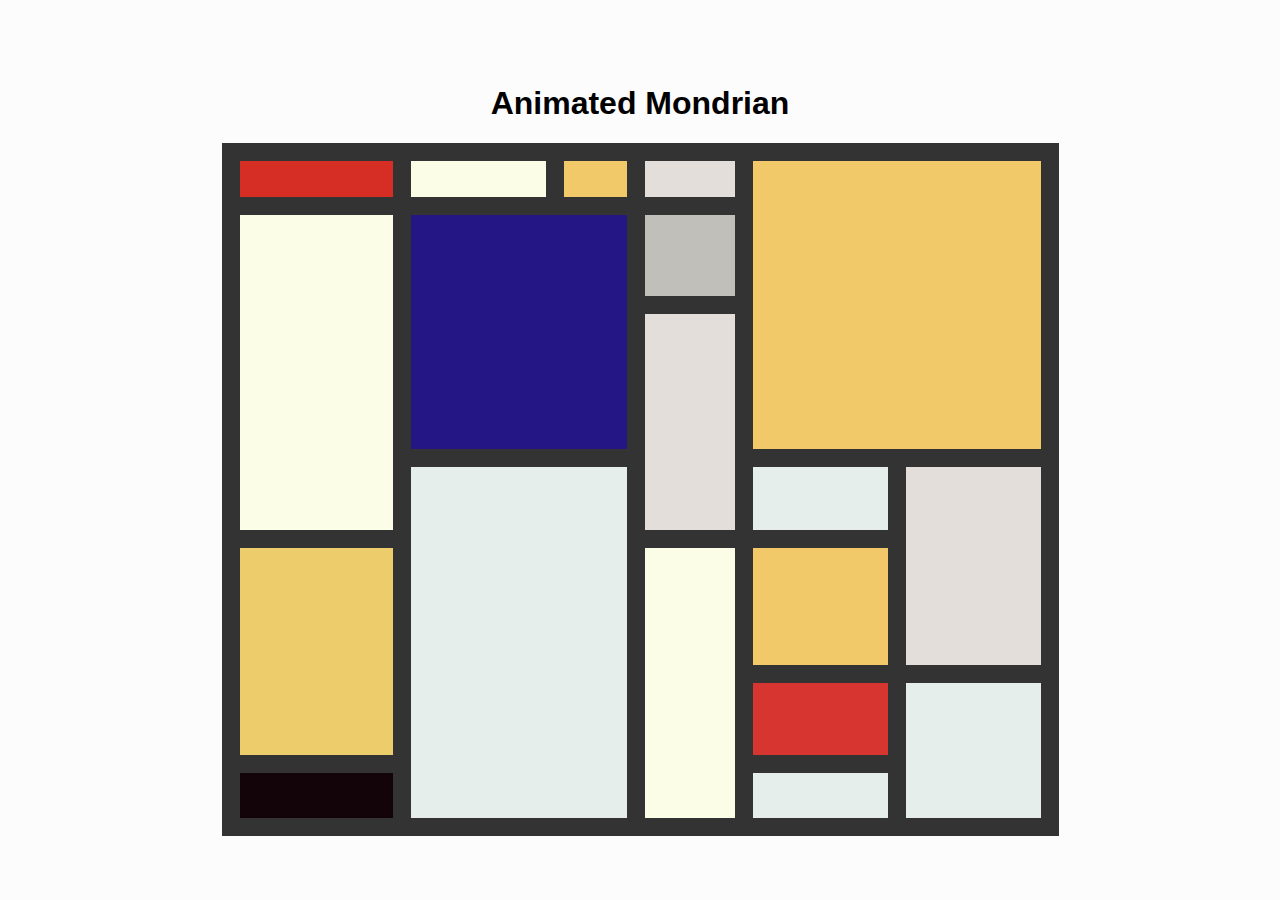
<file: mondrian.html>
<!DOCTYPE html>
<html lang="en">
  <head>
    <meta charset="UTF-8" />
    <meta name="viewport" content="width=device-width, initial-scale=1.0" />
    <title>Document</title>
    <style>
      @keyframes animate-columns {
        0% {
          grid-template-columns: 17vmin 8vmin 5vmin 7vmin 10vmin 15vmin 15vmin;
          grid-template-rows: 4vmin 9vmin 15vmin 7vmin 13vmin 8vmin 5vmin;
        }
        25% {
          grid-template-columns: 10vmin 8vmin 15vmin 5vmin 7vmin 15vmin 17vmin;
          grid-template-rows: 15vmin 4vmin 7vmin 8vmin 5vmin 13vmin 9vmin;
        }
        50% {
          grid-template-columns: 15vmin 10vmin 17vmin 5vmin 7vmin 15vmin 8vmin;
          grid-template-rows: 4vmin 9vmin 5vmin 13vmin 7vmin 8vmin 15vmin;
        }
        75% {
          grid-template-columns: 8vmin 5vmin 7vmin 15vmin 17vmin 15vmin 10vmin;
          grid-template-rows: 13vmin 4vmin 15vmin 9vmin 5vmin 7vmin 8vmin;
        }
        100% {
          grid-template-columns: 10vmin 8vmin 5vmin 7vmin 15vmin 15vmin 17vmin;
          grid-template-rows: 4vmin 15vmin 9vmin 7vmin 8vmin 5vmin 13vmin;
        }
      }

      .grid {
        display: grid;
        gap: 2vmin;
        padding: 2vmin;
        grid-template-columns: 17vmin 8vmin 5vmin 7vmin 10vmin 15vmin 15vmin;
        grid-template-rows: 4vmin 9vmin 15vmin 7vmin 13vmin 8vmin 5vmin;
        align-items: stretch;
        justify-items: stretch;
        background: #333;

        animation: animate-columns 30s ease-in-out infinite alternate;
      }

      .grid > * {
        width: 100%;
        background: rgb(0 0 0);

        --light1: #e5eeeb;
        --light2: #f2e7d5;
        --light3: #fcfde7;
        --light4: #dfe5d0;
        --light5: #e3ded9;
        --yellow1: #f2c968;
        --yellow2: #edcc6b;
        --red1: #d62d24;
        --red2: #d73630;
        --dark1: #130409;
        --dark2: #0b0205;
        --dark3: #c0bfba;
        --blue: #241785;
      }

      .grid > :nth-child(1n) {
        background: var(--light1);
      }
      .grid > :nth-child(2n) {
        background: var(--light2);
      }
      .grid > :nth-child(3n) {
        background: var(--yellow1);
      }
      .grid > :nth-child(4n) {
        background: var(--light5);
      }

      .grid > :nth-child(1) {
        background: var(--red1);
      }
      .grid > :nth-child(2) {
        grid-column: span 2;
        background: var(--light3);
      }
      .grid > :nth-child(5) {
        grid-column: span 2;
        grid-row: span 3;
        background: var(--yellow1);
      }
      .grid > :nth-child(9),
      .grid > :nth-child(13) {
        grid-row: span 2;
        background: var(--yellow2);
      }
      .grid > :nth-child(7) {
        grid-column: span 3;
        grid-row: span 2;
        background: var(--blue);
      }
      .grid > :nth-child(8) {
        background: var(--dark3);
      }
      .grid > :nth-child(9) {
        background: var(--light5);
      }
      .grid > :nth-child(10) {
        grid-column: span 3;
        grid-row: span 4;
        background: var(--light1);
      }
      .grid > :nth-child(12),
      .grid > :nth-child(17) {
        grid-row: span 2;
      }
      .grid > :nth-child(14),
      .grid > :nth-child(6) {
        grid-row: span 3;
        background: var(--light3);
      }
      .grid > :nth-child(16) {
        background: var(--red2);
      }
      .grid > :nth-child(18) {
        background: var(--dark1);
      }

      html,
      body {
        height: 100%;
        width: 100%;
        margin: 0;
        padding: 0;
        background: #fcfcfc;
      }

      body {
        display: grid;
        place-content: center;
        text-align: center;
        font-family: -apple-system, BlinkMacSystemFont, "Segoe UI", Roboto,
          Helvetica, Arial, sans-serif, "Apple Color Emoji", "Segoe UI Emoji",
          "Segoe UI Symbol";
      }

      .warning {
        display: none;
      }
    </style>
  </head>
  <body>
    <h1>Animated Mondrian</h1>
    <div class="grid">
      <div class="cell"></div>
      <div class="cell"></div>
      <div class="cell"></div>
      <div class="cell"></div>
      <div class="cell"></div>
      <div class="cell"></div>
      <div class="cell"></div>
      <div class="cell"></div>
      <div class="cell"></div>
      <div class="cell"></div>
      <div class="cell"></div>
      <div class="cell"></div>
      <div class="cell"></div>
      <div class="cell"></div>
      <div class="cell"></div>
      <div class="cell"></div>
      <div class="cell"></div>
      <div class="cell"></div>
      <div class="cell"></div>
    </div>
    <div class="warning">
      <p>
        ℹ️ You are using Chrome but need at least version 107 to check this demo
      </p>
    </div>
    <script>
      const showWarningInChromiumWithNoSupport = () => {
        if (!navigator.userAgentData || !navigator.userAgentData.brands) return;

        const chromium = navigator.userAgentData.brands.filter(
          (b) => b.brand == "Chromium"
        );
        if (!chromium) return;

        if (chromium[0].version >= 107) return;
        document.querySelector(".warning").style.display = "block";
      };

      showWarningInChromiumWithNoSupport();
    </script>
  </body>
</html>
</file>
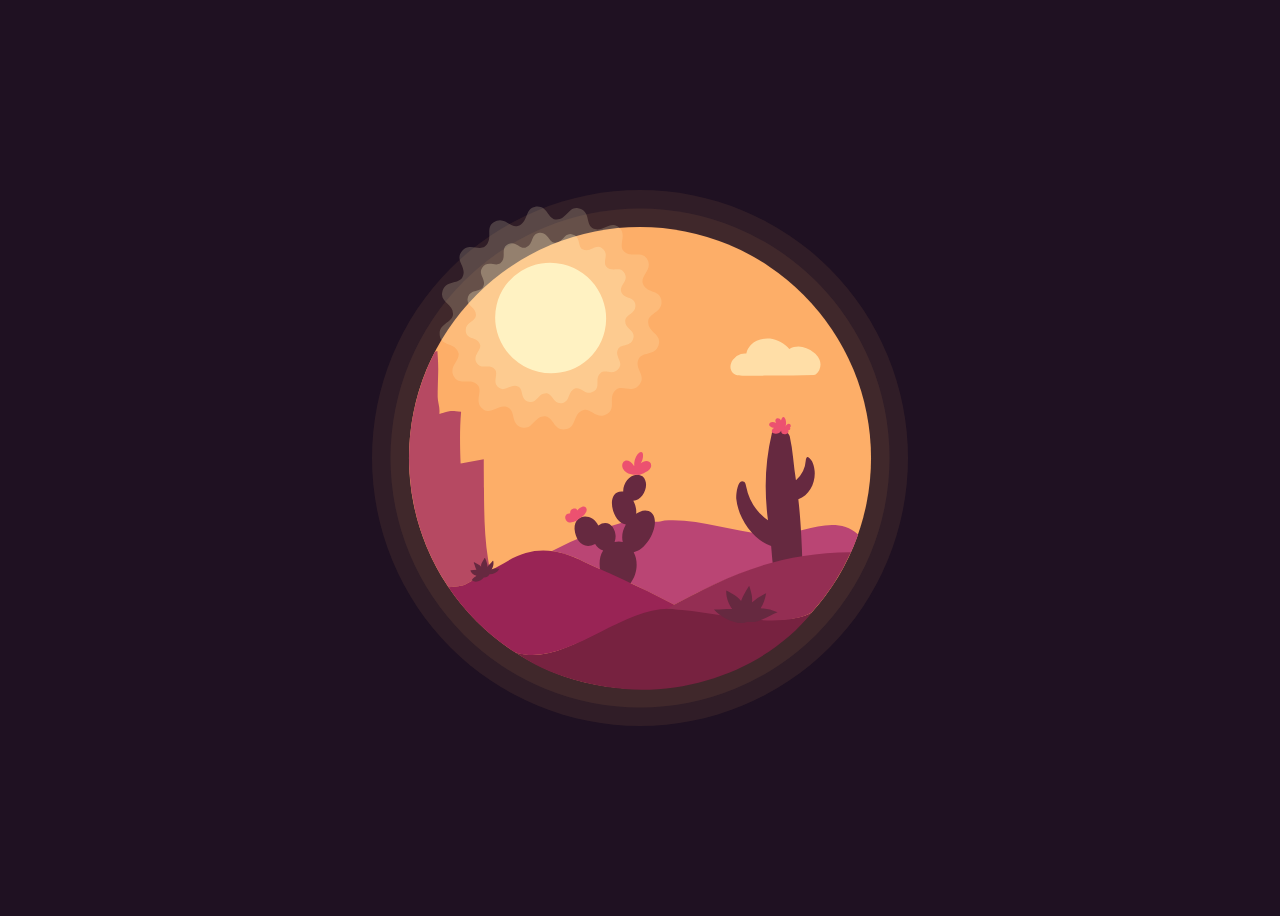
<file: assets/i.html>
<!DOCTYPE html>
<html lang="en">
<head>
    <meta charset="UTF-8">
    <meta name="viewport" content="width=device-width, initial-scale=1.0">
    <title>Document</title>
<link rel="stylesheet" href="./i.css">
</head>
<body>
<div class="container">
	<div class="day-night-transition">
		<svg id="transition-scene" class="transition-scene" viewBox="-40 -40 580 580">
			<defs>
				<clip-path id="clip-path">
					<circle id="mask" class="cls-1" cx="250" cy="250" r="250" />
				</clip-path>
			</defs>
			<g class="rings">
				<circle class="circle-bg shadow-01" cx="250" cy="250" r="270" />
				<circle class="circle-bg shadow-02" cx="250" cy="250" r="290" />
			</g>

			<g id="container" data-name="container">
				<g id="masked" class="svg-mask-transition">
					<circle id="background" data-name="background" class="circle-bg" cx="250" cy="250" r="250" />
					<g id="sky" data-name="sky" class="sky">
						<g id="moonlight" class="moonlight">
							<circle id="shadow-02-2" data-name="shadow-02" class="moon-shadow-02" cx="382.24" cy="444.43" r="113.65" />
							<circle id="shadow-01-2" data-name="shadow-01" class="moon-shadow-01" cx="382.24" cy="444.43" r="87.13" />
							<g id="moon-2" data-name="moon">
								<circle id="moon-bg" class="moon-center" cx="382.24" cy="444.43" r="58.18" />
								<path id="moon-pattern" class="moon-pattern" d="M352.11,413.3a8.43,8.43,0,1,1,8.43,8.37A8.41,8.41,0,0,1,352.11,413.3Zm61.06,70.89a14.69,14.69,0,1,0-15-14.69A14.83,14.83,0,0,0,413.17,484.19Zm-28.92-2.43a6.37,6.37,0,1,0-6.48-6.36A6.42,6.42,0,0,0,384.25,481.76Zm12.89-28.33a4,4,0,1,0-4.18-3.95A4.07,4.07,0,0,0,397.14,453.43Zm24-4.37a1.68,1.68,0,1,0-1.78-1.68A1.73,1.73,0,0,0,421.11,449.06Zm-29.19-37.32a7.09,7.09,0,1,0-7.48-7.07A7.29,7.29,0,0,0,391.92,411.74Zm-49.23,55.59a3.45,3.45,0,1,0-3.52-3.45A3.48,3.48,0,0,0,342.69,467.33Zm8.82-33.5a3.44,3.44,0,1,0-3.46-3.44A3.45,3.45,0,0,0,351.51,433.83Zm14.06.14a4.59,4.59,0,1,0-4.84-4.58A4.72,4.72,0,0,0,365.57,434Z" />
							</g>
						</g>
						<g id="sun" class="sun">
							<path id="shadow-02" class="sun-shadow-02" d="M285.74,98.79c-.47-11.21-15.53-9.05-17-21.47-.39-8.91,14-12.79,8.23-25.57-4.63-10.18-17.74-2.29-23.75-13.19-3.69-8.08,8.19-17.3-2-26.84-8.08-7.6-17.24,4.82-26.88-2.9-6.43-6,1.09-19.18-11.87-24C202.19-19,198.38-4,186.59-7.37c-8.2-3-6.18-18.14-20-17.55-11,.48-8.85,15.87-21,17.38-8.71.41-12.5-14.35-25-8.4-10,4.73-2.25,18.13-12.92,24.27-7.89,3.78-16.92-8.36-26.25,2C74,18.62,86.14,28,78.59,37.83,72.71,44.41,59.82,36.72,55.08,50,51.31,60.51,66,64.4,62.74,76.45c-3,8.39-17.75,6.33-17.17,20.42.47,11.21,15.53,9,17,21.47.39,8.91-14,12.78-8.23,25.57C59,154.09,72.07,146.2,78.08,157.1c3.7,8.07-8.18,17.3,2,26.84,8.08,7.6,17.24-4.82,26.88,2.9,6.43,6-1.09,19.18,11.87,24,10.31,3.85,14.12-11.2,25.91-7.83,8.2,3,6.18,18.14,20,17.54,11-.47,8.85-15.87,21-17.37,8.71-.41,12.5,14.34,25,8.4,10-4.73,2.25-18.13,12.91-24.27,7.9-3.78,16.93,8.36,26.26-2,7.43-8.26-4.72-17.62,2.84-27.47,5.89-6.58,18.77,1.1,23.5-12.14,3.77-10.54-11-14.43-7.66-26.49C271.54,110.82,286.32,112.88,285.74,98.79Z" />
							<path id="shadow-01" class="sun-shadow-01" d="M257.49,98.57c-.36-8.58-11.87-6.93-13-16.43-.3-6.81,10.74-9.77,6.29-19.55-3.54-7.79-13.56-1.75-18.16-10.09-2.82-6.17,6.26-13.23-1.5-20.53-6.19-5.8-13.19,3.69-20.56-2.21-4.92-4.6.83-14.67-9.08-18.37-7.88-3-10.8,8.56-19.82,6C175.39,15.06,176.94,3.5,166.4,4c-8.39.36-6.78,12.13-16.07,13.29-6.67.31-9.57-11-19.13-6.43-7.62,3.62-1.72,13.87-9.88,18.57-6,2.89-12.94-6.4-20.08,1.54-5.68,6.32,3.61,13.48-2.17,21-4.5,5-14.35-.84-18,9.29-2.88,8.06,8.38,11,5.86,20.25-2.27,6.42-13.58,4.84-13.13,15.61.35,8.58,11.87,6.92,13,16.43.3,6.81-10.74,9.77-6.29,19.55,3.53,7.78,13.56,1.75,18.15,10.09,2.83,6.17-6.26,13.23,1.51,20.52,6.19,5.81,13.19-3.69,20.56,2.22,4.92,4.6-.83,14.67,9.08,18.37,7.88,2.95,10.8-8.56,19.82-6,6.27,2.32,4.72,13.88,15.26,13.42,8.39-.36,6.78-12.14,16.07-13.29,6.67-.31,9.56,11,19.13,6.43,7.62-3.62,1.72-13.87,9.88-18.57,6-2.89,12.94,6.4,20.08-1.54,5.68-6.33-3.61-13.48,2.17-21,4.5-5,14.35.85,18-9.28,2.89-8.06-8.37-11-5.85-20.26C246.63,107.76,257.93,109.34,257.49,98.57Z" />
							<ellipse id="sun-bg" class="sun-center" cx="165.72" cy="97.84" rx="60.27" ry="59.57" />
						</g>
						<path id="cloud" data-name="cloud" class="cloud" d="M438.36,136.12c-8.4-6.58-17.92-9-26.78-4-4.51-5.85-13.63-10.68-20.8-11.35a27.4,27.4,0,0,0-14.56,2.41,21,21,0,0,0-9.51,9,18.38,18.38,0,0,0-1.66,4.77,15.76,15.76,0,0,0-5.87.53,16.32,16.32,0,0,0-8.67,6.14c-2.3,3.2-3.49,7.45-2,11.25,2.89,7.56,11.8,5.94,18.34,6,11.53.17,16.05,0,26.59-.07,14.84-.11,28.39.09,44.92-.57,2.24-.09,5-3.73,5.76-5.69C448.39,144.16,440.08,137.57,438.36,136.12Z" />

					</g>
					<g id="desert" data-name="desert" class="desert">
						<path id="mountain" data-name="mountain" class="mountain color-fade-transition" d="M60.87,386.8l26.42-14.43a96,96,0,0,0-1.56-12c-4.2-25.54-4.39-51.56-4.57-77.44-.07-10.56-.22-31.67-.22-31.67L56,256s-1.9-31.39.42-56.17c-8.94-.46-8.76-1.63-18.27.84-2,.52-5.44,1.93-5.34,1.38,1.12-6.19-1.8-12.76-1.74-18.24.28-26.39,1.36-28.68-.32-49.52L28,135A250.23,250.23,0,0,0,42.74,389.82C50.07,389.31,58.17,388.28,60.87,386.8Z" />
						<path id="sand-04" class="sand-04 color-fade-transition" d="M397,333.22c-40.4-.62-80-18.35-120.44-15.54-17.49,5.25-21-6.43-37.09-.34a402,402,0,0,0-84.67,33.42c11.54,1.51,23.27,5.71,35.59,12.05,32.58,14.61,65.2,29.24,96.72,46,58.71-31.32,117.11-56,187-55.58a10.33,10.33,0,0,0,4.18-1c1.18-2.75,3.54-7.79,7.71-19.39C460.84,310.19,425.73,332.07,397,333.22Z" />
						<g id="cactus-02">
							<path id="cactus-body" class="cactus-body color-fade-transition" d="M439,264.27c-.48-5.65-2.14-12.54-7.27-15.46-1.61-.23-2.22,2-2.31,3.63a31.63,31.63,0,0,1-10.67,21.66c-2.71-16-3.12-32.22-6.8-47.85-2-4.38-5.76-8.58-10.58-9.59a7.16,7.16,0,0,0-8.61,6.24c-7.4,31-8.55,61.82-4.26,94.57a58.84,58.84,0,0,1-23.7-36.84c-.33-1.81-.71-3.85-2.25-4.86-6.73-4.41-8.82,13.29-8.38,18.45,1.86,20.31,18.2,44.89,37.73,50.87,1,11.12,1.73,22.34,2.74,22.56,1.49.32,11.84-.91,13.33-1.21,5.28-1,13.23.2,17.75-2.71-.49-20.52-2-49.24-4.4-69C433.52,290.34,440,276.79,439,264.27Z" />
							<path id="flower" class="cactus-flower color-fade-transition" d="M413.17,215.44c-.17-4.35-5-2.76-6.05.89,3-4.29-1.52-16.85-4.57-6.8-2.09-4.81-8.4-1.9-5.12,2.6-7.41-4.07-11.77,4-2.09,5.28-2.49.48-3.73,4-1.6,5.63,2.89,1.56,7.66.83,9-2.49-.63,6.16,10.31,3.94,7.54-.57,1.56.57,3.32-1.37,1.88-2.58A3.25,3.25,0,0,0,413.17,215.44Z" />
						</g>
						<g id="cactus-02">
							<path id="cactus-body-2" data-name="cactus-body" class="cactus-body color-fade-transition" d="M259.32,307.43c-5-2.06-10.43.84-13.55,3,.73-4.65-.69-9.72-3-14.17,10.76-.41,18.7-17.91,10.26-26.3-11.26-7.07-21.93,6.61-21.15,16.4-20.38-2.39-12.52,33.92,2.81,35.47-3.52,6.24-4.88,12.82-3.32,19.05a19.37,19.37,0,0,0-8.86.08C227,329,217.15,313.88,204.87,323c-5.74-13-26-14.08-25.7,3.93,1.08,13,9.83,22.56,22.3,16.08a14.42,14.42,0,0,0,8.67,6.95c-5.62,8.53-4.2,20.08-1.42,28.94,16.62,35.1,47.7-1.4,34.44-26.92C260.19,348.82,275.41,314.07,259.32,307.43Z" />
							<g id="flowers">
								<path class="cactus-flower color-fade-transition" d="M187.62,302.69a8.47,8.47,0,0,0-5.26,4c-2-4.07-9.07-1.21-7.81,3.12-9.63.4-5.14,12.6,2.73,9.56,1.14-.38,4.35-1.39,4.35-1.39,2.43-3.48,7.51-4.49,9.06-7.93C193.52,306.88,192.69,301.78,187.62,302.69Z" />
								<path class="cactus-flower color-fade-transition" d="M261.82,256.1c-2.2-4.68-8.11-3.12-11.09-.09,1.58-2.9,2.77-5.93,2.56-9.35,0-5.08-4.33-3.44-6.13-.32a19.58,19.58,0,0,0-3.41,12.53c-10-15.84-21.09,2.67-4.3,8.53a10.28,10.28,0,0,0,5.78.69c3.24-.33,3.7.57,4.71.13C254.63,265.84,264,262.92,261.82,256.1Z" />
							</g>
						</g>
						<path id="sand-01" class="sand-01 color-fade-transition" d="M361,421.5c-25.73-3.65-40.79-6.53-62.84-8.88-4.87-.52-10.07-1-15.81-1.48-54.49-1.08-113.67,66-166.95,49.35a2.71,2.71,0,0,1,.67.63c32.86,23.65,86.38,39.58,135.66,39.58,73.88,0,144.87-33.19,184.34-83.7C419.71,428.57,380.41,424.25,361,421.5Z" />
						<path id="sand-02" class="sand-02 color-fade-transition" d="M115.37,460.49c53.28,16.67,112.46-48.43,167-47.35,5.59.46,10.67.94,15.42,1.44-34.8-19.22-71.13-35.51-107.4-51.77-30.82-15.86-57.94-18.33-87.6,1.13L60.87,386.8c-2.71,1.48-10.8,2.51-18.14,3h0A251.32,251.32,0,0,0,116,461.11,3.1,3.1,0,0,0,115.37,460.49Z" />
						<path id="succulent-body-01" class="cactus-body color-fade-transition" d="M97.15,369.74c-2.57.21-5.31-.66-7.66.86a12.17,12.17,0,0,0,1.77-9.09.4.4,0,0,0-.76-.14c-1.57,2.36-4.21,3.84-5.49,6.49.6-.9-2.45-11.68-3.45-9.32-1.12,3-4,5.57-3.43,9.14-1.9-2.44-5.09-3-7.37-4.83-.27-.29-.82.09-.64.44,1.24,2.43,1.45,5.27,2.86,7.61a48.31,48.31,0,0,1-6.13.55.41.41,0,0,0-.37.43A9.54,9.54,0,0,0,73,377.31c-1.08.81-5.62,4.05-4.88,5.33,4.44,2.79,9.75.52,12.78-3.25a7.09,7.09,0,0,0,6.29-3.48c4.06-.15,8.19-2,10.4-5.59A.41.41,0,0,0,97.15,369.74Z" />
						<path id="sand-03" data-name="sand-03" class="sand-03 color-fade-transition" d="M280,413.14h2.33c5.74.47,10.94,1,15.81,1.48,22.05,2.35,37.11,5.23,62.84,8.88,19.44,2.75,58.71,5.07,75-6.49a250.28,250.28,0,0,0,42.29-65c-83.68.42-138.1,28.06-199.35,61.15h1Z" />
						<path id="succulent-body-02" class="cactus-body color-fade-transition" d="M380.55,412.55c1.34-2.11,4.26-6.49,5.94-16.08a60,60,0,0,0-15.4,10c1-6.74-.89-11.6-2.95-18.29-4.74,7.44-7.53,12.69-8.75,16.65-2.82-4.05-6.95-6.51-16-11.33-.54,6.43,2.4,14.84,6.4,19.85-6.52-.17-14.28.89-19.8.61,8.17,9.36,25.55,18.16,36.68,13.16,10.52,2.52,22.66-6.57,32.23-10.15A54.13,54.13,0,0,0,380.55,412.55Z" />
					</g>
				</g>
			</g>

			<g>
				<path id="moon-path" fill="transparent" d="M675,101.23a304.55,304.55,0,0,1,98.23,81.88A319.33,319.33,0,0,1,829.83,295a341.1,341.1,0,0,1,10.78,127.62,357.92,357.92,0,0,1-123.18,233.9A339.81,339.81,0,0,1,606.1,719.84,319.59,319.59,0,0,1,481.81,736.5,306.56,306.56,0,0,1,260.48,619.93,319.71,319.71,0,0,1,203.89,508,339.94,339.94,0,0,1,193.11,380.4,358,358,0,0,1,316.29,146.51,340.05,340.05,0,0,1,427.61,83.2,320.47,320.47,0,0,1,551.93,66.51,305.23,305.23,0,0,1,675,101.23m.38-.71C517.75,17.5,319,85,231.45,251.21s-30.74,368.3,126.89,451.32,356.39,15.54,443.94-150.7S833,183.53,675.39,100.52Z" />
				<path id="sun-path" fill="transparent" d="M107.35,727.94A304.79,304.79,0,0,1-20,739.51a319.27,319.27,0,0,1-119.14-39.12A340.8,340.8,0,0,1-237,617.77a357.93,357.93,0,0,1-78.3-252.49,339.85,339.85,0,0,1,34-123.49,319.66,319.66,0,0,1,76.1-99.66A305.13,305.13,0,0,1-93.67,79.61,304.64,304.64,0,0,1,33.69,68a319.87,319.87,0,0,1,119.15,39.13,339.85,339.85,0,0,1,97.86,82.61A353.53,353.53,0,0,1,314,308.54a353.48,353.48,0,0,1,15,133.73A339.93,339.93,0,0,1,295,565.75a320.39,320.39,0,0,1-76.11,99.71,305.23,305.23,0,0,1-111.58,62.48m.24.77C277.76,676,370.59,487.7,315,308.25S76.25,26.08-93.91,78.84s-263,241-207.35,420.47,238.69,282.16,408.85,229.4Z" />
			</g>

		</svg>

	</div>

</div>
</body>
</html>
</file>
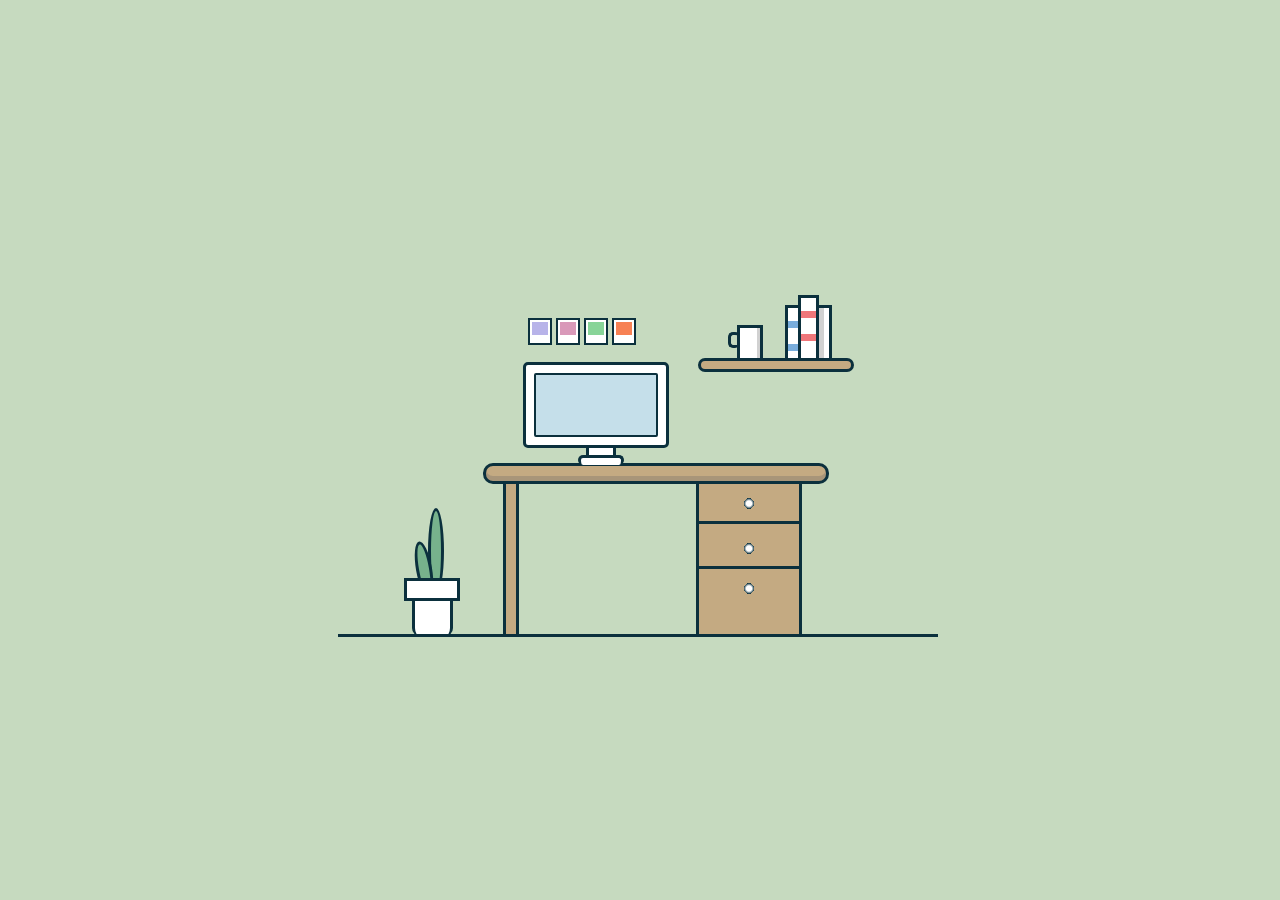
<file: assets/css-test/desk.html>
<!DOCTYPE html>
<html lang="en">
<head>
    <meta charset="UTF-8">
    <meta name="viewport" content="width=device-width, initial-scale=1.0">
    <title>Document</title>
    <link rel="stylesheet" href="./desk.css">
</head>
<body>
    <div class="container">

  <div class="shelf">
    <div class="cup"></div>
    <div class="book">
      <div></div>
      <div></div>
      <div></div>
    </div>
  </div>
  <div class="frames">
    <div></div>
    <div></div>
    <div></div>
    <div></div>
  </div>
  <div class="computer">
    <div class="stand"></div>
  </div>
  <div class="shine"></div>
  <div class="desk">
    <div></div>
    <div></div>
    <div></div>
  </div>
  <div class="plant"></div>
  <div class="vase"></div>
  <div class="ground"></div>
</div>
</body>
</html>
</file>
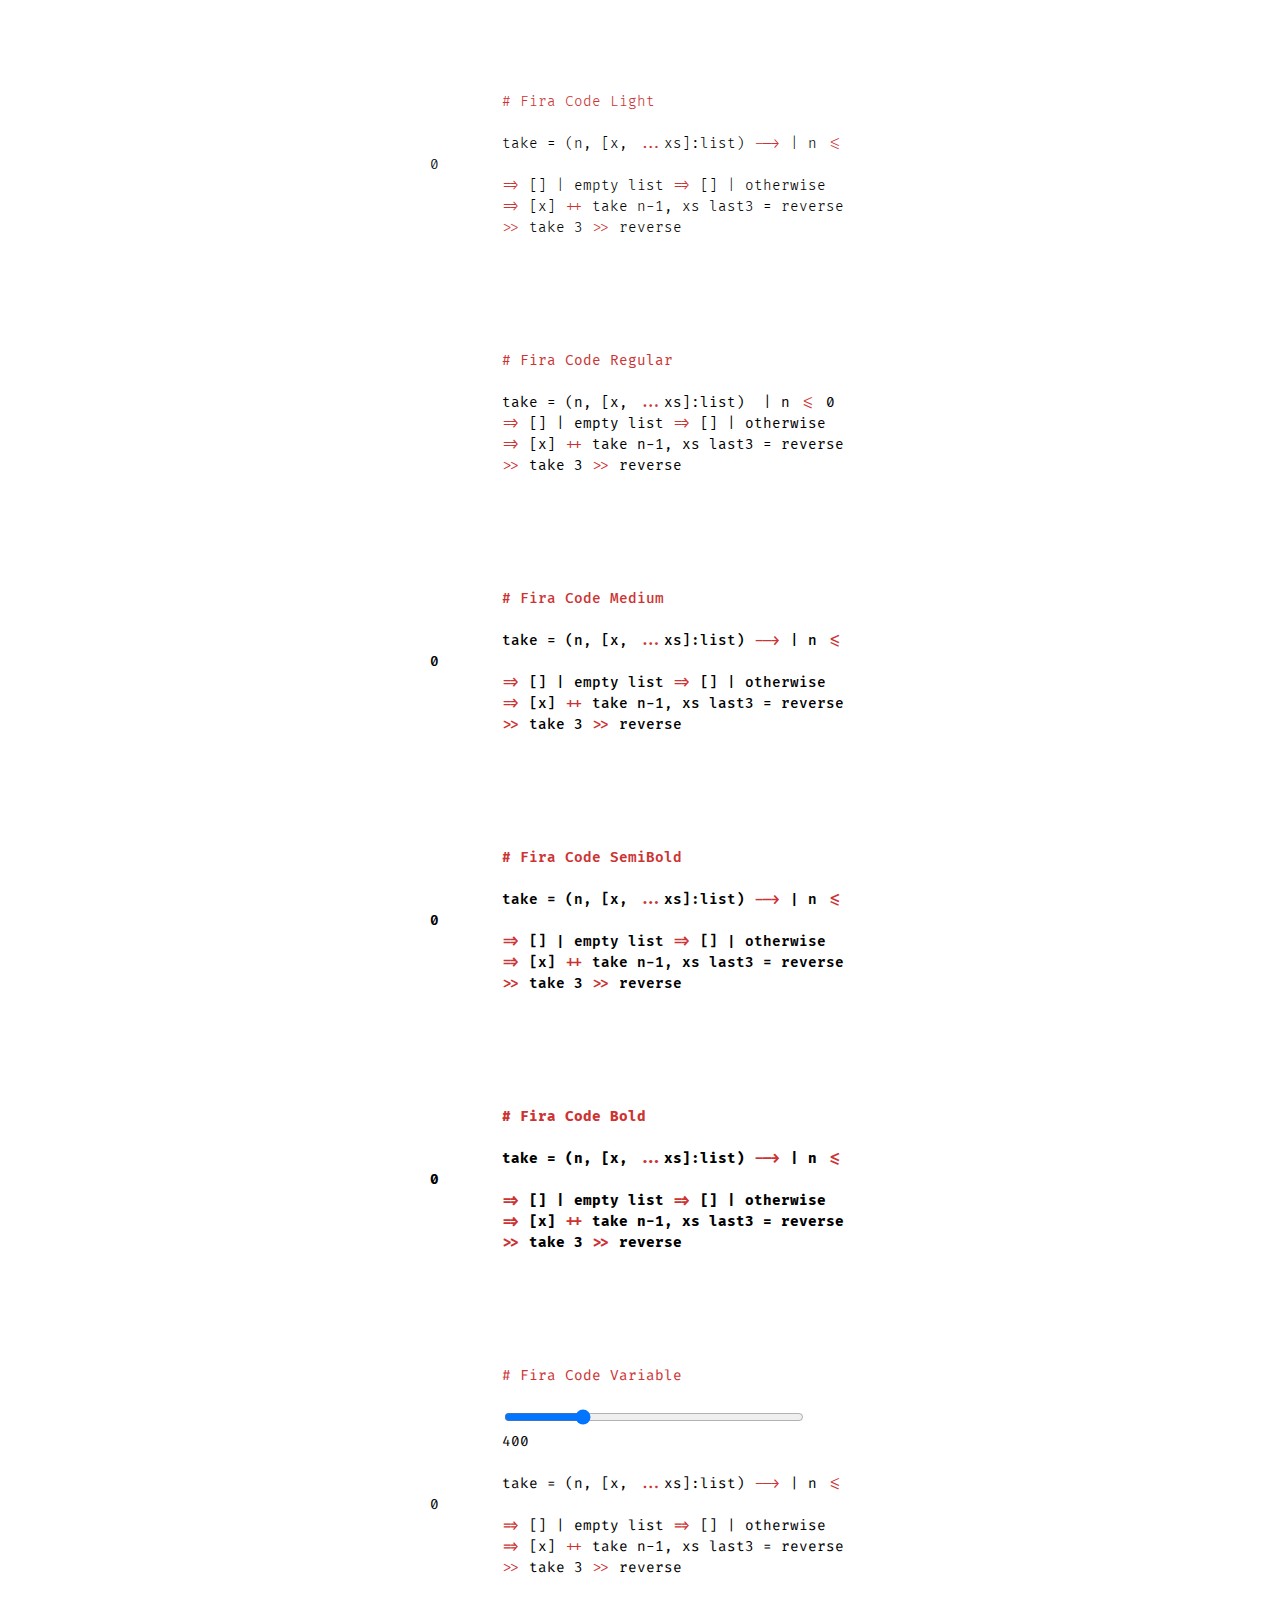
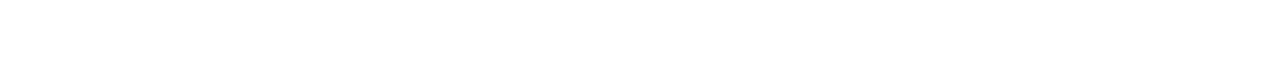
<file: assets/fonts/FiraCode-Font/specimen.html>
<!DOCTYPE html>
<html lang="en">
  <head>
    <meta charset="UTF-8" />
    <meta name="viewport" content="width=device-width,initial-scale=1.0" />
    <title>Fira Code Specimen</title>

    <link rel="stylesheet" href="fira_code.css" />
    <style>
      body {
        font: 14px/1.5em "Fira Code";
      }
      .code {
        font-feature-settings: "calt" 1; /* Enable ligatures for IE 10+, Edge */
        text-rendering: optimizeLegibility; /* Force ligatures for Webkit, Blink, Gecko */
        width: 30em;
        margin: 5em auto;
        white-space: pre-wrap;
        word-break: break-all;
      }
      .light {
        font-weight: 300;
      }
      .regular {
        font-weight: 400;
      }
      .medium {
        font-weight: 500;
      }
      .semibold {
        font-weight: 600;
      }
      .bold {
        font-weight: 700;
      }
      .variable {
        font-family: "Fira Code VF";
        font-variation-settings: "wght" 400;
      }
      i {
        font-style: normal;
        color: #c33;
      }
      b {
        font-weight: inherit;
        color: #c33;
      }
    </style>
    <script type="text/javascript">
      function onWeightChange(weight) {
        // code_variable.style['font-weight'] = weight;
        code_variable.style["font-variation-settings"] = "'wght' " + weight;
        span_wght.innerText = weight;
      }
    </script>
    <body>
      <div class="code light">
        <b># Fira Code Light</b>

        take = (n, [x, <i>...</i>xs]:list) <i>--&gt;</i> | n <i>&lt;=</i> 0
        <i>=&gt;</i> [] | empty list <i>=&gt;</i> [] | otherwise
        <i>=&gt;</i> [x] <i>++</i> take n-1, xs last3 = reverse
        <i>&gt;&gt;</i> take 3 <i>&gt;&gt;</i> reverse
      </div>

      <div class="code regular">
        <b># Fira Code Regular</b>

        take = (n, [x, <i>...</i>xs]:list) <i></i> | n <i>&lt;=</i> 0
        <i>=&gt;</i> [] | empty list <i>=&gt;</i> [] | otherwise
        <i>=&gt;</i> [x] <i>++</i> take n-1, xs last3 = reverse
        <i>&gt;&gt;</i> take 3 <i>&gt;&gt;</i> reverse
      </div>

      <div class="code medium">
        <b># Fira Code Medium</b>

        take = (n, [x, <i>...</i>xs]:list) <i>--&gt;</i> | n <i>&lt;=</i> 0
        <i>=&gt;</i> [] | empty list <i>=&gt;</i> [] | otherwise
        <i>=&gt;</i> [x] <i>++</i> take n-1, xs last3 = reverse
        <i>&gt;&gt;</i> take 3 <i>&gt;&gt;</i> reverse
      </div>

      <div class="code semibold">
        <b># Fira Code SemiBold</b>

        take = (n, [x, <i>...</i>xs]:list) <i>--&gt;</i> | n <i>&lt;=</i> 0
        <i>=&gt;</i> [] | empty list <i>=&gt;</i> [] | otherwise
        <i>=&gt;</i> [x] <i>++</i> take n-1, xs last3 = reverse
        <i>&gt;&gt;</i> take 3 <i>&gt;&gt;</i> reverse
      </div>

      <div class="code bold">
        <b># Fira Code Bold</b>

        take = (n, [x, <i>...</i>xs]:list) <i>--&gt;</i> | n <i>&lt;=</i> 0
        <i>=&gt;</i> [] | empty list <i>=&gt;</i> [] | otherwise
        <i>=&gt;</i> [x] <i>++</i> take n-1, xs last3 = reverse
        <i>&gt;&gt;</i> take 3 <i>&gt;&gt;</i> reverse
      </div>

      <div id="code_variable" class="code variable">
        <b># Fira Code Variable</b>

        <input
          type="range"
          min="300"
          max="700"
          value="400"
          step="10"
          style="width: 300px"
          oninput="onWeightChange(this.value)"
          onchange="onWeightChange(this.value)"
        />
        <span id="span_wght">400</span>

        take = (n, [x, <i>...</i>xs]:list) <i>--&gt;</i> | n <i>&lt;=</i> 0
        <i>=&gt;</i> [] | empty list <i>=&gt;</i> [] | otherwise
        <i>=&gt;</i> [x] <i>++</i> take n-1, xs last3 = reverse
        <i>&gt;&gt;</i> take 3 <i>&gt;&gt;</i> reverse
      </div>
    </body>
  </head>
</html>
</file>
<file: assets/i.css>
/* Fixed colors that don't get transition/animation */
 :root {
	 --dark-cosmos-color: #1f1122;
	 --star-color: #f3ebfa;
	 --t-sun-color: #fff2c2;
	 --t-moon-color: #f2e1fe;
	 --t-moon-pattern-color: #e5d3f3;
	/* colorz that will change on transition */
	 --circle-bg-color: #fdae68;
	 --cactus-body-color: #662940;
	 --cactus-flower-color: #ec5170;
	 --mountain-color: #b64962;
	 --sand-01-color: #772240;
	 --sand-02-color: #992455;
	 --sand-03-color: #942e53;
	 --sand-04-color: #ba4574;
	/* animation and transition timings */
	 --t-slow: 2600ms;
	 --t-med: 1600ms;
	 --t-fast: 1200ms;
	 --t-delay-motionpath: 1200ms;
	 --t-delay-colorfades: 200ms;
}
/* This is the code for the CSS transition demo */
 .svg-mask-transition {
	 clip-path: url(#clip-path);
}
/* Colors that do not transition */
 .sun-center, .sun-shadow-01, .sun-shadow-02, .cloud {
	 fill: var(--t-sun-color);
}
 .sun-shadow-01 {
	 opacity: 0.3;
}
 .sun-shadow-02 {
	 opacity: 0.2;
}
/* for both moons */
 .moon-center, .moon-shadow-01, .moon-shadow-02 {
	 fill: var(--t-moon-color);
}
 .moon-shadow-01 {
	 opacity: 0.1;
}
 .moon-shadow-02 {
	 opacity: 0.1;
}
 .moon-pattern {
	 fill: var(--t-moon-pattern-color);
}
/* Colors that will transition */
 .circle-bg {
	 fill: var(--circle-bg-color);
}
 .cactus-body {
	 fill: var(--cactus-body-color);
}
 .cactus-flower {
	 fill: var(--cactus-flower-color);
}
 .mountain {
	 fill: var(--mountain-color);
}
 .sand-01 {
	 fill: var(--sand-01-color);
}
 .sand-02 {
	 fill: var(--sand-02-color);
}
 .sand-03 {
	 fill: var(--sand-03-color);
}
 .sand-04 {
	 fill: var(--sand-04-color);
}
 .moonlight {
	 opacity: 0;
}
 .rings .shadow-01, .rings .shadow-02 {
	 opacity: 0.08;
}
/* all the fill transitions */
 .circle-bg, .color-fade-transition {
	 transition: fill var(--t-slow) linear var(--t-delay-colorfades);
}
/* stars transition */
 .star {
	 fill: var(--star-color);
	 opacity: 0;
	 transition: opacity var(--t-fast) linear var(--t-delay-colorfades);
}
/* Here we go, transition the scene colors on :hover, using the CSS vars to reset the colors for every one that gets a transition */
 .transition-scene:hover {
	/* recolor me tonight */
	 --circle-bg-color: #6955af;
	 --cactus-body-color: #4e265f;
	 --cactus-flower-color: #a877c5;
	 --mountain-color: #803c7e;
	 --sand-01-color: #572966;
	 --sand-02-color: #6a307e;
	 --sand-03-color: #6e2f83;
	 --sand-04-color: #7f3d99;
	/* stars transition */
}
 .transition-scene:hover .color-fade-transition {
	 transition: fill var(--t-fast) linear var(--t-delay-colorfades);
}
 .transition-scene:hover .star {
	 opacity: 1;
	 transition: opacity var(--t-fast) linear;
}
/* Motion transitions for people who did not set reduced motion to reduce */
 @media (prefers-reduced-motion: no-preference) {
	 .sun {
		 offset-path: path("M107.35,727.94A304.79,304.79,0,0,1-20,739.51a319.27,319.27,0,0,1-119.14-39.12A340.8,340.8,0,0,1-237,617.77a357.93,357.93,0,0,1-78.3-252.49,339.85,339.85,0,0,1,34-123.49,319.66,319.66,0,0,1,76.1-99.66A305.13,305.13,0,0,1-93.67,79.61,304.64,304.64,0,0,1,33.69,68a319.87,319.87,0,0,1,119.15,39.13,339.85,339.85,0,0,1,97.86,82.61A353.53,353.53,0,0,1,314,308.54a353.48,353.48,0,0,1,15,133.73A339.93,339.93,0,0,1,295,565.75a320.39,320.39,0,0,1-76.11,99.71,305.23,305.23,0,0,1-111.58,62.48m.24.77C277.76,676,370.59,487.7,315,308.25S76.25,26.08-93.91,78.84s-263,241-207.35,420.47,238.69,282.16,408.85,229.4Z");
		 offset-distance: 32%;
		 transform-origin: 208px 103px;
		 transition: offset-distance var(--t-med) cubic-bezier(0.215, 0.61, 0.355, 1) var(--t-delay-motionpath);
		/* easeOutCubic */
	}
	 .cloud {
		 opacity: 0.7;
		 transition: transform var(--t-med) cubic-bezier(0.215, 0.61, 0.355, 1) var(--t-delay-motionpath);
		/* easeOutCubic */
	}
	 .moonlight {
		 offset-path: path("M675,101.23a304.55,304.55,0,0,1,98.23,81.88A319.33,319.33,0,0,1,829.83,295a341.1,341.1,0,0,1,10.78,127.62,357.92,357.92,0,0,1-123.18,233.9A339.81,339.81,0,0,1,606.1,719.84,319.59,319.59,0,0,1,481.81,736.5,306.56,306.56,0,0,1,260.48,619.93,319.71,319.71,0,0,1,203.89,508,339.94,339.94,0,0,1,193.11,380.4,358,358,0,0,1,316.29,146.51,340.05,340.05,0,0,1,427.61,83.2,320.47,320.47,0,0,1,551.93,66.51,305.23,305.23,0,0,1,675,101.23m.38-.71C517.75,17.5,319,85,231.45,251.21s-30.74,368.3,126.89,451.32,356.39,15.54,443.94-150.7S833,183.53,675.39,100.52Z");
		 offset-distance: 23%;
		 transform-origin: 260px 430px;
		 transition: all var(--t-fast) cubic-bezier(0.55, 0.055, 0.675, 0.19);
		/* easeInCubic */
	}
	 .transition-scene:hover {
		/* the motion path transitions */
	}
	 .transition-scene:hover .sun {
		 offset-distance: 43%;
		 transition: offset-distance var(--t-fast) cubic-bezier(0.55, 0.055, 0.675, 0.19);
		/* easeInCubic */
	}
	 .transition-scene:hover .cloud {
		 transform: translateX(250px);
		 transition: transform var(--t-fast) cubic-bezier(0.55, 0.055, 0.675, 0.19);
		/* easeInCubic */
	}
	 .transition-scene:hover .moonlight {
		 opacity: 1;
		 offset-distance: 39%;
		 transition: offset-distance var(--t-med) cubic-bezier(0.215, 0.61, 0.355, 1) var(--t-delay-motionpath);
		/* easeOutCubic */
	}
}
/* Let's have cool color transitions for people who do not want motion instead :) */
 @media (prefers-reduced-motion: reduce) {
	/* Smooth color transition */
	 .sun {
		 opacity: 1;
	}
	 .cloud {
		 opacity: 0.7;
	}
	 .sun, .cloud {
		 transition: opacity var(--t-slow) linear var(--t-delay-motionpath);
	}
	 .moonlight {
		 transform: translate(-3%, -62%);
		 transition: opacity var(--t-fast) linear;
	}
	 .transition-scene:hover .sun, .transition-scene:hover .cloud {
		 opacity: 0;
	}
	 .transition-scene:hover .sun, .transition-scene:hover .cloud {
		 transition: opacity var(--t-fast) linear;
	}
	 .transition-scene:hover .moonlight {
		 opacity: 1;
		 transition: opacity var(--t-slow) linear var(--t-delay-motionpath);
	}
}
/* Let"s have some comets raining from the sky */
 .svg-defs {
	 display: none;
}
 .comet-rain {
	 z-index: -1;
	 position: absolute;
	 width: 100vw;
	 height: 100vh;
}
 .comet-instance {
	 height: auto;
	 position: absolute;
	 z-index: -1;
	 right: -10vw;
	 top: -10vh;
	 fill: url(#gradient);
}
 .comet-01, .comet-03, .comet-04, .comet-06 {
	 width: 5vmin;
	 transform: scale(0);
}
 .comet-02, .comet-05 {
	 width: 6vmin;
	 transform: scale(0);
}
 @media (prefers-reduced-motion: no-preference) {
	 .comet-instance {
		 animation: MakeItRain 10s infinite;
	}
	 .comet-01 {
		 right: 30vw;
		 animation-delay: 0ms;
	}
	 .comet-02 {
		 right: 57vw;
		 animation-delay: 9s;
	}
	 .comet-03 {
		 right: 83vw;
		 animation-delay: 6s;
	}
	 .comet-04 {
		 top: 13vh;
		 animation-delay: 22s;
	}
	 .comet-05 {
		 top: 34vh;
		 animation-delay: 5s;
	}
	 .comet-06 {
		 top: 67vh;
		 animation-delay: 14s;
	}
	 @keyframes MakeItRain {
		 0% {
			 opacity: 0;
			 transform: scale(0) translate(0, 0);
		}
		 70% {
			 opacity: 0.4;
			 transform: scale(0.4) translate(0, 0);
		}
		 100% {
			 opacity: 1;
			 transform: scale(1) translate(-101vw, 101vh);
		}
	}
}
/* Layout */
 body {
	 font-family: "Raleway", sans-serif;
	 position: relative;
	 overflow: hidden;
	 display: flex;
	 align-items: center;
	 justify-content: center;
	 height: 100vh;
	 padding: 0 6em;
}
 .container {
	 position: relative;
	 z-index: 100;
	 padding: 0 2em;
	 flex-basis: 50%;
}
 svg.animation-scene, svg.transition-scene {
	 margin: 3em auto;
	 z-index: 1;
}
 svg.transition-scene {
	 display: block;
}
/* Utilities and pen background */
 html {
	 background: var(--dark-cosmos-color);
	 color: var(--dark-cosmos-color);
}

/* HTML: <div class="loader"></div> */
.loader {
  width: 20px;
  aspect-ratio: 1;
  border-radius: 50%;
  background: #000;
  box-shadow: 0 0 0 0 #0004;
  animation: l2 1.5s infinite linear;
  position: relative;
}
.loader:before,
.loader:after {
  content: "";
  position: absolute;
  inset: 0;
  border-radius: inherit;
  box-shadow: 0 0 0 0 #0004;
  animation: inherit;
  animation-delay: -0.5s;
}
.loader:after {
  animation-delay: -1s;
}
@keyframes l2 {
    100% {box-shadow: 0 0 0 40px #0000}
}
</file>
<file: assets/css-test/desk.css>
body {
  width: 100vh;
  height: 100vw;
  align-items: center;
  display: flex;
  justify-content: center;
  height: 100vh;
  width: 100vw;
  background: #c6dabf;
  position: fixed;
}
.container,
.shelf,
.book,
.cup,
.computer,
.desk,
.plant,
.vase,
.ground,
.trash,
.shine,
.frames {
  position: absolute;
}
.container {
  margin: auto;
  top: 0;
  bottom: 0;
  left: 0;
  right: 0;
  width: 300px;
  height: 200px;
}

.computer {
  width: 140px;
  height: 80px;
  top: 4px;
  left: 25px;
  background: #fff;
  border: 3px solid #0b303d;
  border-radius: 5px;
  -webkit-border-radius: 5px;
  z-index: 99;
}
.computer::before,
.computer::after {
  position: absolute;
  content: "";
}
.computer::before {
  top: 8px;
  left: 8px;
  width: 120px;
  height: 60px;
  background: #c5dfea;
  border: 2px solid #0b303d;
  border-radius: 2px;
  -webkit-border-radius: 2px;
  &:hover {
    cursor: pointer;
    background: url("https://media.giphy.com/media/zXmbOaTpbY6mA/giphy.gif")
      no-repeat;
    background-size: cover;
  }
}
.computer .stand {
  position: absolute;
  width: 24px;
  height: 7px;
  border: 3px solid #0b303d;
  top: 83px;
  left: 60px;
  border-top: none;
  border-bottom: none;
  background: #fff;
}
.computer .stand:before {
  position: absolute;
  content: "";
  width: 40px;
  height: 7px;
  border: 3px solid #0b303d;
  border-radius: 10px;
  -webkit-border-radius: 10px;
  border-bottom: none;
  top: 7px;
  left: -11px;
  background: #fff;
}
.shine {
  top: 18px;
  left: 33px;
  border-top: 60px solid #fff;
  border-left: 125px solid transparent;
  opacity: 0.3;
}

.shelf {
  width: 150px;
  height: 8px;
  left: 200px;
  background: #c4aa82;
  border: 3px solid #0b303d;
  border-radius: 100px;
  -webkit-border-radius: 100px;
}
.shelf .cup {
  width: 20px;
  height: 30px;
  border: 3px solid #0b303d;
  top: -36px;
  left: 36px;
  background: #fff;
  box-shadow: inset -3px 0 0 rgba(102, 102, 102, 0.3);
}
.shelf .cup:before,
.shelf .cup:after {
  position: absolute;
  content: "";
}
.shelf .cup:before {
  width: 9px;
  height: 10px;
  border: 3px solid #0b303d;
  top: 4px;
  left: -12px;
  border-radius: 5px;
  -webkit-border-radius: 5px;
  border-right: none;
}
.shelf .book div {
  position: absolute;
  border: 3px solid #0b303d;
  width: 10px;
  height: 50px;
  background: #fff;
  top: -56px;
  border-bottom: none;
  left: 80px;
  &:hover {
    cursor: pointer;
    scale: 1.1;
  }
}
.shelf .book div:nth-child(1) {
  left: 84px;
  box-shadow: inset 0 13px 0 #fff, inset 0 20px 0 #79addc, inset 0 36px 0 #fff,
    inset 0 43px 0 #79addc;
}
.shelf .book div:nth-child(2) {
  top: -66px;
  width: 15px;
  height: 60px;
  left: 97px;
  box-shadow: inset 0 13px 0 #fff, inset 0 20px 0 #ef767a, inset 0 36px 0 #fff,
    inset 0 43px 0 #ef767a;
}
.shelf .book div:nth-child(3) {
  width: 10px;
  height: 50px;
  left: 115px;
  box-shadow: inset 5px 0 0 rgba(102, 102, 102, 0.3);
}
.frames {
  top: -40px;
  left: 30px;
  z-index: 999;
}
.frames div {
  display: inline-block;
  width: 20px;
  height: 23px;
  background: #fff;
  border: 2px solid #0b303d;
}
.frames div:nth-child(1) {
  box-shadow: inset -2px 0 0 #fff, inset 2px 0 0 #fff, inset 0 2px 0 #fff,
    inset 0 15px 0 #b8b3e9;
  &:hover {
    cursor: pointer;
    scale: 3.5;
    border: 0.2px solid #0b303d;
    border-radius: 1px;
    -webkit-border-radius: 1px;
    box-shadow: 0 0 0 0 #0b303d;
    box-shadow: inset -2px 0 0 #fff, inset 2px 0 0 #fff, inset 0 2px 0 #fff,
      inset 0 15px 0 #b8b3e9;
  }
}
.frames div:nth-child(1)::after {
  content: "You are the best!";
  font-family: cursive;
  line-height: 0.8;
  font-size: 5px;
  text-align: center;
  padding: 2px;
  display: none;
  z-index: 9999;
}
.frames div:nth-child(1):hover::after {
  display: block;
  z-index: 9999;
}
.frames div:nth-child(2) {
  box-shadow: inset -2px 0 0 #fff, inset 2px 0 0 #fff, inset 0 2px 0 #fff,
    inset 0 15px 0 #d999b9;
}
.frames div:nth-child(3) {
  box-shadow: inset -2px 0 0 #fff, inset 2px 0 0 #fff, inset 0 2px 0 #fff,
    inset 0 15px 0 #88d498;
}
.frames div:nth-child(4) {
  box-shadow: inset -2px 0 0 #fff, inset 2px 0 0 #fff, inset 0 2px 0 #fff,
    inset 0 15px 0 #f78154;
}
.desk {
  width: 340px;
  height: 15px;
  border: 3px solid #0b303d;
  border-radius: 10px;
  -webkit-border-radius: 10px;
  top: 105px;
  left: -15px;
  background: #c4aa82;
  box-shadow: inset 0 -5px 0 rgba(102, 102, 102, 0.3);
}
.desk:before,
.desk:after {
  position: absolute;
  content: "";
  background: #c4aa82;
}
.desk:before {
  top: 18px;
  left: 17px;
  width: 10px;
  height: 150px;
  border: 3px solid #0b303d;
  border-top: none;
}
.desk:after {
  width: 100px;
  height: 150px;
  top: 18px;
  left: 210px;
  border: 3px solid #0b303d;
  border-top: none;
}
.desk div {
  z-index: 99;
  position: absolute;
  background: #c4aa82;
}
.desk div {
  top: 20px;
  left: 213px;
  width: 100px;
  height: 35px;
  border-bottom: 3px solid #0b303d;
  background-image: radial-gradient(circle, #fff 5%, #0b303d 10%, #c4aa82 5%);
}
.desk div:nth-child(2) {
  top: 65px;
}
.desk div:nth-child(3) {
  top: 105px;
  border: none;
}
.plant {
  top: 150px;
  left: -70px;
  width: 10px;
  height: 80px;
  border-radius: 100%;
  -webkit-border-radius: 100%;
  border: 3px solid #0b303d;
  background: #77b28c;
}
.plant:before {
  position: absolute;
  content: "";
  top: 30px;
  left: -15px;
  width: 10px;
  height: 50px;
  border-radius: 100%;
  -webkit-border-radius: 100%;
  border: 3px solid #0b303d;
  background: #77b28c;
  transform: rotate(-10deg);
}
.vase {
  width: 50px;
  height: 17px;
  top: 220px;
  left: -94px;
  border: 3px solid #0b303d;
  background: #fff;
}
.vase:before {
  position: absolute;
  content: "";
  width: 35px;
  height: 35px;
  border: 3px solid #0b303d;
  border-radius: 0 0 8px 8px;
  top: 20px;
  left: 5px;
  border-top: none;
  border-bottom: none;
  background: #fff;
}
.ground {
  top: 276px;
  left: -160px;
  width: 600px;
  height: 3px;
  background: #0b303d;
}
.trash {
  width: 78px;
  height: 10px;
  background: #fff;
  left: 350px;
  top: 190px;
  border: 3px solid #0b303d;
  border-radius: 3px;
  -webkit-border-radius: 3px;
}
.trash:before,
.trash:after {
  position: absolute;
  content: "";
}
.trash:before {
  top: 13px;
  left: 3.5px;
  width: 65px;
  height: 70px;
  background: #fff;
  border: 3px solid #0b303d;
  border-top: none;
}
</file>
<file: assets/fonts/FiraCode-Font/fira_code.css>
@font-face {
  font-family: 'Fira Code';
  src: url('woff2/FiraCode-Light.woff2') format('woff2'),
    url("woff/FiraCode-Light.woff") format("woff");
  font-weight: 300;
  font-style: normal;
}

@font-face {
  font-family: 'Fira Code';
  src: url('woff2/FiraCode-Regular.woff2') format('woff2'),
    url("woff/FiraCode-Regular.woff") format("woff");
  font-weight: 400;
  font-style: normal;
}

@font-face {
  font-family: 'Fira Code';
  src: url('woff2/FiraCode-Medium.woff2') format('woff2'),
    url("woff/FiraCode-Medium.woff") format("woff");
  font-weight: 500;
  font-style: normal;
}

@font-face {
  font-family: 'Fira Code';
  src: url('woff2/FiraCode-SemiBold.woff2') format('woff2'),
    url("woff/FiraCode-SemiBold.woff") format("woff");
  font-weight: 600;
  font-style: normal;
}

@font-face {
  font-family: 'Fira Code';
  src: url('woff2/FiraCode-Bold.woff2') format('woff2'),
    url("woff/FiraCode-Bold.woff") format("woff");
  font-weight: 700;
  font-style: normal;
}

@font-face {
  font-family: 'Fira Code VF';
  src: url('woff2/FiraCode-VF.woff2') format('woff2-variations'),
       url('woff/FiraCode-VF.woff') format('woff-variations');
  /* font-weight requires a range: https://developer.mozilla.org/en-US/docs/Web/CSS/CSS_Fonts/Variable_Fonts_Guide#Using_a_variable_font_font-face_changes */
  font-weight: 300 700;
  font-style: normal;
}
</file>
